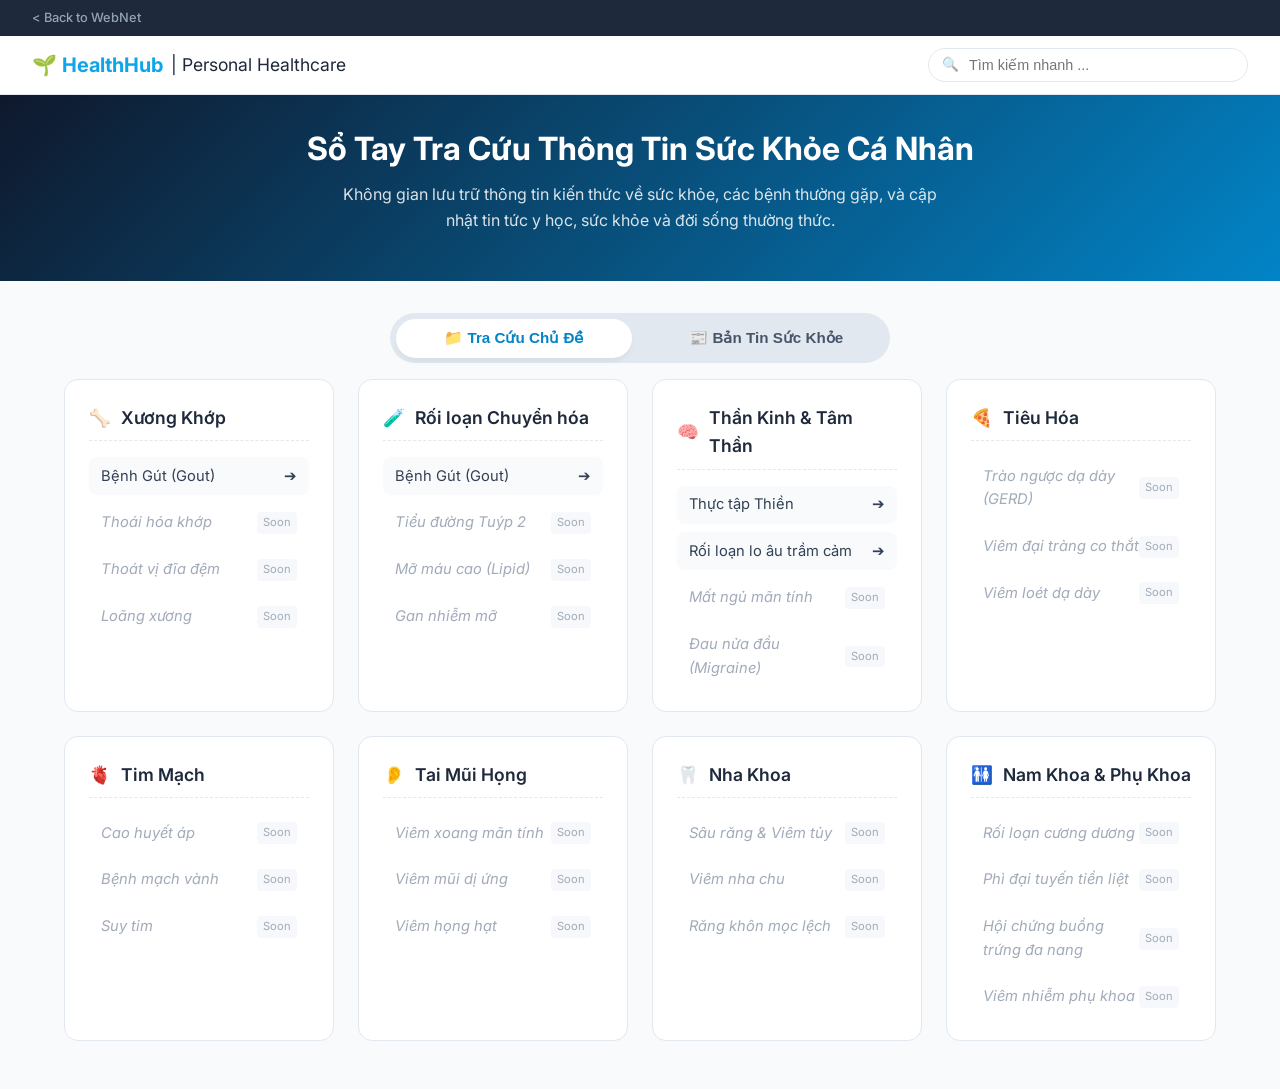
<file: index.html>
<!DOCTYPE html>
<html lang="vi">
<head>
    <meta charset="UTF-8">
    <meta name="viewport" content="width=device-width, initial-scale=1.0">
    <title>Personal Healthcare Hub - HealthHub</title>
    <link rel="preconnect" href="https://fonts.googleapis.com">
    <link rel="preconnect" href="https://fonts.gstatic.com" crossorigin>
    <link href="https://fonts.googleapis.com/css2?family=Inter:wght@300;400;500;600;700&display=swap" rel="stylesheet">
    <style>
        :root {
            --primary: #0ea5e9;
            --primary-hover: #0284c7;
            --primary-light: #f0f9ff;
            --text-main: #1e293b;
            --text-muted: #64748b;
            --bg-body: #f8fafc;
            --bg-card: #ffffff;
            --border: #e2e8f0;
            --radius: 14px;
            --transition: all 0.2s ease;
            --topbar-height: 36px;
        }

        * {
            box-sizing: border-box;
            margin: 0;
            padding: 0;
        }

        body {
            font-family: 'Inter', sans-serif;
            background-color: var(--bg-body);
            color: var(--text-main);
            line-height: 1.6;
        }

        a {
            text-decoration: none;
            color: inherit;
        }

        /* DÒNG TRÊN CÙNG (TOP BAR) CHỨA NÚT BACK BIỆT LẬP */
        .top-utility-bar {
            background-color: #1e293b; /* Màu nền tối tinh tế để phân biệt vùng điều hướng hệ thống */
            height: var(--topbar-height);
            display: flex;
            align-items: center;
            padding: 0 2rem;
            position: fixed;
            top: 0;
            left: 0;
            right: 0;
            z-index: 101;
        }

        .btn-back-webnet {
            font-size: 0.8rem;
            font-weight: 500;
            color: #94a3b8;
            transition: var(--transition);
            white-space: nowrap;
            display: inline-flex;
            align-items: center;
        }

        .btn-back-webnet:hover {
            color: #ffffff;
        }

        /* HEADER / NAVBAR CHÍNH */
        .navbar {
            background-color: var(--bg-card);
            border-bottom: 1px solid var(--border);
            position: sticky;
            top: var(--topbar-height); /* Đẩy xuống dưới Top Bar */
            z-index: 100;
            padding: 0.75rem 2rem;
            display: flex;
            justify-content: space-between;
            align-items: center;
            box-shadow: 0 1px 3px rgba(0,0,0,0.02);
        }

        .brand {
            display: flex;
            align-items: center;
            gap: 0.5rem;
            font-size: 1.25rem;
            font-weight: 700;
            color: var(--primary);
        }

        .brand span {
            color: var(--text-main);
            font-weight: 400;
            font-size: 1.1rem;
        }

        .search-container {
            position: relative;
            width: 320px;
        }

        .search-container input {
            width: 100%;
            padding: 0.5rem 1rem 0.5rem 2.5rem;
            border: 1px solid var(--border);
            border-radius: 30px;
            font-size: 0.9rem;
            outline: none;
            transition: var(--transition);
        }

        .search-container input:focus {
            border-color: var(--primary);
            box-shadow: 0 0 0 3px var(--primary-light);
        }

        .search-container::before {
            content: "🔍";
            position: absolute;
            left: 0.9rem;
            top: 50%;
            transform: translateY(-50%);
            font-size: 0.85rem;
            opacity: 0.6;
        }

        /* HERO SECTION */
        .hero {
            background: linear-gradient(135deg, #0f172a 0%, #0284c7 100%);
            color: white;
            padding: 3rem 2rem;
            text-align: center;
            margin-top: 1rem; /* Flow tự nhiên theo navbar */
        }

        .hero h1 {
            font-size: 2rem;
            margin-bottom: 0.5rem;
            font-weight: 700;
        }

        .hero p {
            font-size: 1rem;
            opacity: 0.85;
            max-width: 600px;
            margin: 0 auto;
        }

        /* MAIN NAVIGATION TABS */
        .hub-tabs-nav {
            display: flex;
            justify-content: center;
            gap: 1rem;
            margin: 2rem auto 0 auto;
            max-width: 500px;
            background: #e2e8f0;
            padding: 0.35rem;
            border-radius: 40px;
        }

        .tab-main-btn {
            flex: 1;
            border: none;
            background: none;
            padding: 0.65rem 1.5rem;
            font-size: 0.95rem;
            font-weight: 600;
            color: #475569;
            cursor: pointer;
            border-radius: 30px;
            transition: var(--transition);
            display: flex;
            align-items: center;
            justify-content: center;
            gap: 0.4rem;
        }

        .tab-main-btn.active {
            background-color: var(--bg-card);
            color: var(--primary-hover);
            box-shadow: 0 4px 6px -1px rgba(0,0,0,0.05);
        }

        /* CONTAINER LAYOUT */
        .container {
            max-width: 1200px;
            margin: 0 auto 3rem auto;
            padding: 0 1.5rem;
        }

        .tab-panel {
            display: none;
            animation: fadeIn 0.3s ease;
        }

        .tab-panel.active {
            display: block;
        }

        @keyframes fadeIn {
            from { opacity: 0; transform: translateY(4px); }
            to { opacity: 1; transform: translateY(0); }
        }

        /* TAB 1: CATEGORIES GRID */
        .categories-grid {
            display: grid;
            grid-template-columns: repeat(auto-fill, minmax(270px, 1fr));
            gap: 1.5rem;
            margin-top: 1rem;
        }

        .category-card {
            background-color: var(--bg-card);
            border: 1px solid var(--border);
            border-radius: var(--radius);
            padding: 1.5rem;
            transition: var(--transition);
        }

        .category-card:hover {
            transform: translateY(-2px);
            box-shadow: 0 12px 20px -5px rgba(0, 0, 0, 0.04);
            border-color: #bae6fd;
        }

        .category-header {
            display: flex;
            align-items: center;
            gap: 0.6rem;
            font-weight: 600;
            font-size: 1.1rem;
            margin-bottom: 1rem;
            padding-bottom: 0.5rem;
            border-bottom: 1px dashed var(--border);
        }

        .subpage-list {
            list-style: none;
            display: flex;
            flex-direction: column;
            gap: 0.55rem;
        }

        .subpage-item a {
            display: flex;
            align-items: center;
            justify-content: space-between;
            padding: 0.45rem 0.75rem;
            border-radius: 8px;
            font-size: 0.92rem;
            color: #334155;
            transition: var(--transition);
            background-color: #f8fafc;
        }

        .subpage-item a:hover {
            background-color: var(--primary-light);
            color: var(--primary-hover);
        }

        .subpage-item.coming-soon {
            display: flex;
            align-items: center;
            justify-content: space-between;
            padding: 0.45rem 0.75rem;
            font-size: 0.92rem;
            color: var(--text-muted);
            opacity: 0.6;
            font-style: italic;
        }

        .tag-soon {
            font-size: 0.7rem;
            background-color: #f1f5f9;
            padding: 2px 6px;
            border-radius: 4px;
            font-style: normal;
        }

        /* TAB 2: RSS FEED LAYOUT */
        .rss-wrapper {
            background-color: var(--bg-card);
            border: 1px solid var(--border);
            border-radius: var(--radius);
            padding: 2rem;
            margin-top: 1rem;
        }

        .rss-sources-bar {
            display: flex;
            gap: 0.5rem;
            margin-bottom: 1.5rem;
            border-bottom: 1px solid var(--border);
            padding-bottom: 0.75rem;
            overflow-x: auto;
            -webkit-overflow-scrolling: touch;
        }

        .rss-sources-bar::-webkit-scrollbar {
            display: none;
        }

        .rss-src-btn {
            background: #f1f5f9;
            border: none;
            padding: 0.5rem 1.2rem;
            font-size: 0.88rem;
            cursor: pointer;
            border-radius: 30px;
            white-space: nowrap;
            color: #475569;
            font-weight: 500;
            transition: var(--transition);
        }

        .rss-src-btn.active {
            background-color: var(--primary);
            color: white;
        }

        .rss-news-grid {
            display: grid;
            grid-template-columns: repeat(auto-fill, minmax(340px, 1fr));
            gap: 1.5rem;
        }

        .news-card {
            padding: 1.5rem; /* Tăng không gian đệm bên trong card */
            border: 1px solid #f1f5f9;
            border-radius: 12px;
            background-color: #f8fafc;
            display: flex;
            flex-direction: column;
            justify-content: space-between;
            transition: var(--transition);
        }

        .news-card:hover {
            background-color: #ffffff;
            border-color: var(--primary);
            box-shadow: 0 4px 12px rgba(0,0,0,0.02);
        }

        .news-title {
            font-size: 1.1rem; /* Tăng nhẹ font chữ tiêu đề */
            font-weight: 600;
            margin-bottom: 0.75rem;
            color: var(--text-main);
            line-height: 1.4;
            /* Giữ giới hạn 2-3 dòng cho tiêu đề để giữ form lưới cân đối */
            display: -webkit-box;
            -webkit-line-clamp: 3;
            -webkit-box-orient: vertical;
            overflow: hidden;
        }

        .news-footer {
            display: flex;
            justify-content: space-between;
            align-items: center;
            font-size: 0.78rem;
            color: var(--text-muted);
            border-top: 1px solid #e2e8f0;
            padding-top: 0.5rem;
        }

        .btn-read {
            color: var(--primary);
            font-weight: 600;
        }

        .loading, .error-msg {
            text-align: center;
            color: var(--text-muted);
            grid-column: 1 / -1;
            padding: 3rem 0;
        }

        /* ================= RESPONSIVE TRÊN MOBILE ================= */
        @media (max-width: 768px) {
            .top-utility-bar {
                padding: 0 1rem;
            }

            .navbar {
                padding: 0.75rem 1rem;
                flex-direction: column;
                gap: 0.75rem;
                align-items: flex-start;
                top: var(--topbar-height);
            }

            .search-container {
                width: 100%;
            }

            .hero {
                padding: 2rem 1rem;
            }

            .hero h1 {
                font-size: 1.5rem;
            }

            .hub-tabs-nav {
                margin: 1.5rem 1rem 0 1rem;
            }

            .container {
                padding: 0 1rem;
            }

            .categories-grid, .rss-news-grid {
                grid-template-columns: 1fr;
            }

            .rss-wrapper {
                padding: 1rem;
            }
        }
    </style>
</head>
<body>

    <div class="top-utility-bar">
        <a href="https://ntkientn.github.io/webnet/" class="btn-back-webnet">< Back to WebNet</a>
    </div>

    <nav class="navbar">
        <div class="brand">🌱 HealthHub <span>| Personal Healthcare</span></div>
        <div class="search-container">
            <input type="text" id="hubSearch" placeholder="Tìm kiếm nhanh ..." oninput="filterHub()">
        </div>
    </nav>

    <header class="hero">
        <h1>Sổ Tay Tra Cứu Thông Tin Sức Khỏe Cá Nhân</h1>
        <p>Không gian lưu trữ thông tin kiến thức về sức khỏe, các bệnh thường gặp, và cập nhật tin tức y học, sức khỏe và đời sống thường thức.</p>
    </header>

    <div class="hub-tabs-nav">
        <button class="tab-main-btn active" onclick="switchMainTab('categoriesTab')">📁 Tra Cứu Chủ Đề</button>
        <button class="tab-main-btn" onclick="switchMainTab('rssTab')">📰 Bản Tin Sức Khỏe</button>
    </div>

    <main class="container">
        
        <div id="categoriesTab" class="tab-panel active">
            <div class="categories-grid" id="categoriesGrid">
                </div>
        </div>

        <div id="rssTab" class="tab-panel">
            <div class="rss-wrapper">
                <div class="rss-sources-bar">
                    <button class="rss-src-btn active" onclick="switchRssSource(0)">Y học 360°</button>
                    <button class="rss-src-btn" onclick="switchRssSource(1)">Sức khỏe TV</button>
                    <button class="rss-src-btn" onclick="switchRssSource(2)">Phòng mạch Online</button>
                    <button class="rss-src-btn" onclick="switchRssSource(3)">VnExpress Sức khỏe</button>
                </div>
                <div class="rss-news-grid" id="rssNewsGrid">
                    <div class="loading">Đang tải bản tin y học thường thức...</div>
                </div>
            </div>
        </div>

    </main>

    <script>
        // ================= CẤU HÌNH API KEY & RSS DATA =================
        const RSS2JSON_API_KEY = "pxxnsqurnfhxbaqdyrzhsx0socsjhesnrccxieau"; // <-- BẠN DÁN API KEY CỦA BẠN VÀO ĐÂY

        const RSS_FEEDS = [
            "https://suckhoedoisong.vn/y-hoc-360.rss",
            "https://suckhoedoisong.vn/suc-khoe-tv.rss",
            "https://suckhoedoisong.vn/phong-mach-online.rss",
            "https://vnexpress.net/rss/suc-khoe.rss"
        ];

        const HEALTHCARE_DATA = [
            {
                category: "Xương Khớp",
                icon: "🦴",
                subpages: [
                    { name: "Bệnh Gút (Gout)", url: "https://ntkientn.github.io/health/gout/", status: "active" },
                    { name: "Thoái hóa khớp", url: "#", status: "soon" },
                    { name: "Thoát vị đĩa đệm", url: "#", status: "soon" },
                    { name: "Loãng xương", url: "#", status: "soon" }
                ]
            },
            {
                category: "Rối loạn Chuyển hóa",
                icon: "🧪",
                subpages: [
                    { name: "Bệnh Gút (Gout)", url: "https://ntkientn.github.io/health/gout/", status: "active" },
                    { name: "Tiểu đường Tuýp 2", url: "#", status: "soon" },
                    { name: "Mỡ máu cao (Lipid)", url: "#", status: "soon" },
                    { name: "Gan nhiễm mỡ", url: "#", status: "soon" }
                ]
            },
            {
                category: "Thần Kinh & Tâm Thần",
                icon: "🧠",
                subpages: [
                    { name: "Thực tập Thiền", url: "https://ntkientn.github.io/thien/", status: "active" },
                    { name: "Rối loạn lo âu trầm cảm", url: "https://ntkientn.github.io/health/loautramcam.html", status: "active" },
                    { name: "Mất ngủ mãn tính", url: "#", status: "soon" },
                    { name: "Đau nửa đầu (Migraine)", url: "#", status: "soon" }
                ]
            },
            {
                category: "Tiêu Hóa",
                icon: "🍕",
                subpages: [
                    { name: "Trào ngược dạ dày (GERD)", url: "#", status: "soon" },
                    { name: "Viêm đại tràng co thắt", url: "#", status: "soon" },
                    { name: "Viêm loét dạ dày", url: "#", status: "soon" }
                ]
            },
            {
                category: "Tim Mạch",
                icon: "🫀",
                subpages: [
                    { name: "Cao huyết áp", url: "#", status: "soon" },
                    { name: "Bệnh mạch vành", url: "#", status: "soon" },
                    { name: "Suy tim", url: "#", status: "soon" }
                ]
            },
            {
                category: "Tai Mũi Họng",
                icon: "👂",
                subpages: [
                    { name: "Viêm xoang mãn tính", url: "#", status: "soon" },
                    { name: "Viêm mũi dị ứng", url: "#", status: "soon" },
                    { name: "Viêm họng hạt", url: "#", status: "soon" }
                ]
            },
            {
                category: "Nha Khoa",
                icon: "🦷",
                subpages: [
                    { name: "Sâu răng & Viêm tủy", url: "#", status: "soon" },
                    { name: "Viêm nha chu", url: "#", status: "soon" },
                    { name: "Răng khôn mọc lệch", url: "#", status: "soon" }
                ]
            },
            {
                category: "Nam Khoa & Phụ Khoa",
                icon: "🚻",
                subpages: [
                    { name: "Rối loạn cương dương", url: "#", status: "soon" },
                    { name: "Phì đại tuyến tiền liệt", url: "#", status: "soon" },
                    { name: "Hội chứng buồng trứng đa nang", url: "#", status: "soon" },
                    { name: "Viêm nhiễm phụ khoa", url: "#", status: "soon" }
                ]
            }
        ];

        // ================= LOGIC CHUYỂN TAB CHÍNH =================
        function switchMainTab(tabId) {
            document.querySelectorAll(".tab-panel").forEach(panel => panel.classList.remove("active"));
            document.querySelectorAll(".tab-main-btn").forEach(btn => btn.classList.remove("active"));

            document.getElementById(tabId).classList.add("active");
            
            const activeBtn = Array.from(document.querySelectorAll(".tab-main-btn")).find(btn => btn.getAttribute("onclick").includes(tabId));
            if(activeBtn) activeBtn.classList.add("active");

            if (tabId === 'rssTab') {
                loadRssFeed(0);
            }
        }

        // ================= LOGIC RENDER DANH MỤC CHỦ ĐỀ =================
        function renderHealthcareHub(data) {
            const grid = document.getElementById("categoriesGrid");
            grid.innerHTML = "";

            data.forEach(item => {
                let card = document.createElement("div");
                card.className = "category-card";

                let subpagesHtml = "";
                item.subpages.forEach(sub => {
                    if (sub.status === "active") {
                        subpagesHtml += `<li class="subpage-item"><a href="${sub.url}" target="_blank">${sub.name} <span>➔</span></a></li>`;
                    } else {
                        subpagesHtml += `<li class="subpage-item coming-soon">${sub.name} <span class="tag-soon">Soon</span></li>`;
                    }
                });

                card.innerHTML = `
                    <div class="category-header">
                        <span>${item.icon}</span>
                        <span>${item.category}</span>
                    </div>
                    <ul class="subpage-list">
                        ${subpagesHtml}
                    </ul>
                `;
                grid.appendChild(card);
            });
        }

        // Tìm kiếm thời gian thực (Real-time Filter)
        function filterHub() {
            switchMainTab('categoriesTab');

            const keyword = document.getElementById("hubSearch").value.toLowerCase().trim();
            if (!keyword) {
                renderHealthcareHub(HEALTHCARE_DATA);
                return;
            }

            const filtered = HEALTHCARE_DATA.map(cat => {
                const matchedSubpages = cat.subpages.filter(sub => sub.name.toLowerCase().includes(keyword));
                if (matchedSubpages.length > 0) {
                    return { ...cat, subpages: matchedSubpages };
                }
                return null;
            }).filter(cat => cat !== null);

            renderHealthcareHub(filtered);
        }

        // ================= LOGIC FETCH & RENDER RSS =================
        // ================= JAVASCRIPT CẬP NHẬT: XỬ LÝ NỘI DUNG RSS ĐẦY ĐỦ =================
        async function loadRssFeed(srcIdx) {
            const grid = document.getElementById("rssNewsGrid");
            grid.innerHTML = '<div class="loading">Đang kết nối luồng dữ liệu tin tức...</div>';
            
            const targetRss = RSS_FEEDS[srcIdx];
            const apiUrl = `https://api.rss2json.com/v1/api.json?rss_url=${encodeURIComponent(targetRss)}&api_key=${RSS2JSON_API_KEY}`;

            try {
                const response = await fetch(apiUrl);
                if (!response.ok) throw new Error("CORS proxy hoặc mạng gặp lỗi.");
                const data = await response.json();

                if (data.status === "ok" && data.items.length > 0) {
                    grid.innerHTML = "";
                    data.items.forEach(item => {
                        // 1. Loại bỏ toàn bộ các thẻ HTML thừa (như hình ảnh nhỏ lỗi, tag <div>, <br> từ RSS)
                        let cleanDesc = (item.description || "").replace(/<[^>]+>/g, '').trim();
                        
                        // 2. Fix lỗi nếu RSS chứa phần text lặp lại hoặc bị dính chữ
                        if(!cleanDesc) {
                            cleanDesc = "Nhấn nút 'Đọc bài gốc' bên dưới để xem toàn bộ nội dung chi tiết và các hướng dẫn chăm sóc sức khỏe liên quan trực tiếp tại nguồn trang.";
                        }

                        let pubDate = item.pubDate ? item.pubDate.split(' ')[0] : "Cập nhật mới";

                        let card = document.createElement("div");
                        card.className = "news-card";
                        card.innerHTML = `
                            <div>
                                <h3 class="news-title">${item.title}</h3>
                                <p class="news-desc">${cleanDesc}</p> 
                            </div>
                            <div class="news-footer">
                                <span>📅 Cập nhật: ${pubDate}</span>
                                <a href="${item.link}" target="_blank" class="btn-read">Đọc bài gốc →</a>
                            </div>
                        `;
                        grid.appendChild(card);
                    });
                } else {
                    grid.innerHTML = '<div class="error-msg">Không lấy được dữ liệu tin tức hoặc API key của bạn đã hết hạn mức.</div>';
                }
            } catch (err) {
                console.error(err);
                grid.innerHTML = '<div class="error-msg">Lỗi tải dòng tin. Bạn hãy kiểm tra lại kết nối hoặc API Key trong mã nguồn.</div>';
            }
        }

        function switchRssSource(idx) {
            const buttons = document.querySelectorAll(".rss-src-btn");
            buttons.forEach((btn, index) => {
                if (index === idx) btn.classList.add("active");
                else btn.classList.remove("active");
            });
            loadRssFeed(idx);
        }

        window.addEventListener("DOMContentLoaded", () => {
            renderHealthcareHub(HEALTHCARE_DATA);
        });
    </script>
    
    <script>
    // Tự động ép tất cả liên kết mở trên tab hiện tại
    document.addEventListener('click', function(e) {
        const targetLink = e.target.closest('a');
        if (targetLink) {
            targetLink.removeAttribute('target'); // Xóa bỏ lệnh mở tab mới
        }
    });
</script>
</body>
</html>
</file>
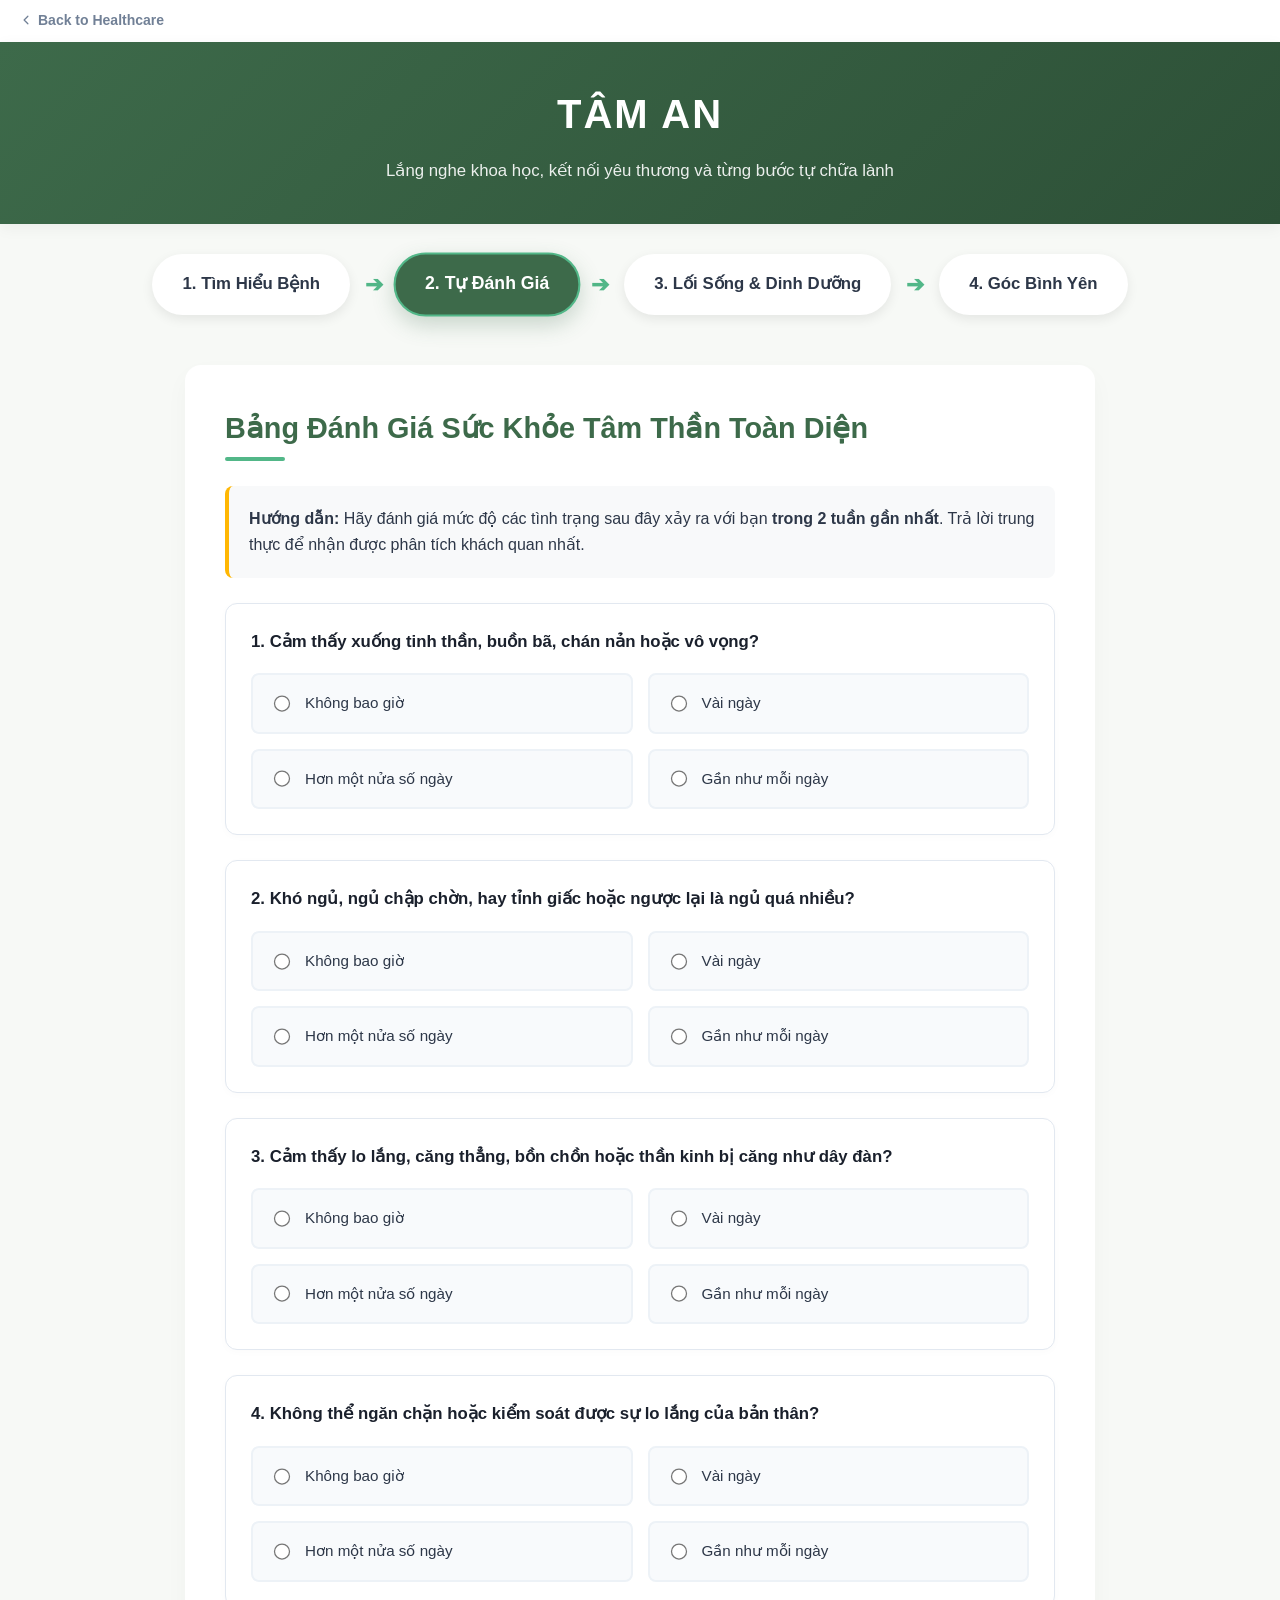
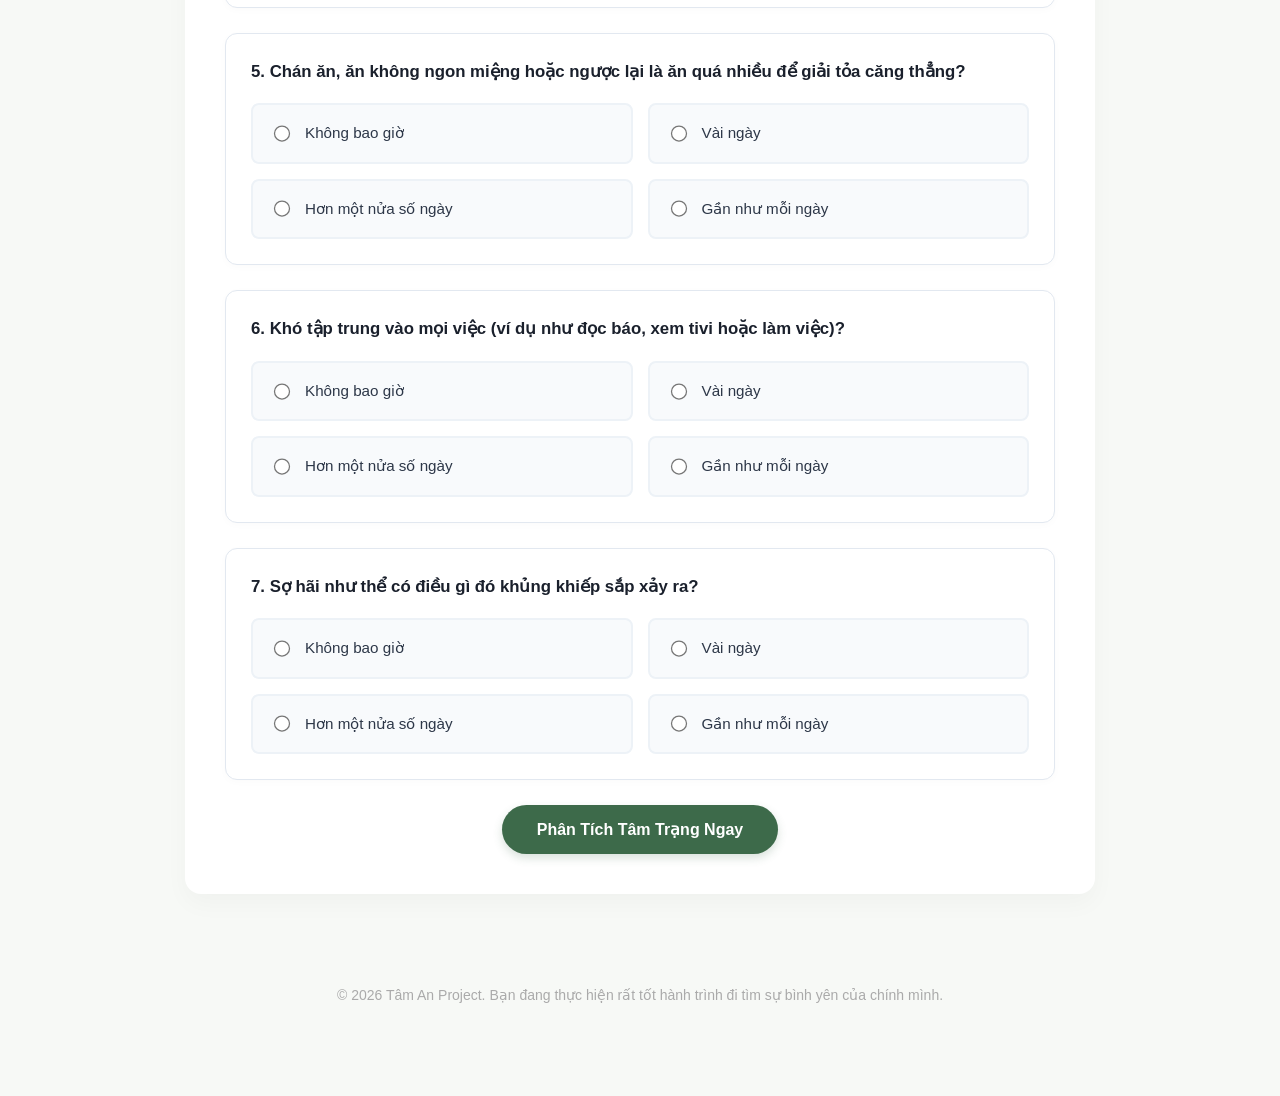
<file: loautramcam.html>
<!DOCTYPE html>
<html lang="vi">
<head>
    <meta charset="UTF-8">
    <meta name="viewport" content="width=device-width, initial-scale=1.0">
    <title>Tâm An - Hành Trình Vượt Qua Lo Âu & Trầm Cảm</title>
    <style>
        :root {
            --primary: #3d6a4a;
            --primary-light: #eef5f0;
            --secondary: #52b788;
            --background: #f7f9f6;
            --text: #2d3748;
            --card-bg: #ffffff;
            --accent: #d8f3dc;
            --warning: #ffb703;
            --danger: #e63946;
        }

        * {
            box-sizing: border-box;
            margin: 0;
            padding: 0;
            font-family: 'Segoe UI', Tahoma, Geneva, Verdana, sans-serif;
        }

        body {
            background-color: var(--background);
            color: var(--text);
            line-height: 1.6;
            padding-bottom: 60px;
        }

        /* --- SỬA LỖI 1: Thiết kế Header gọn gàng, không dùng margin âm để tránh đè chữ --- */
        header {
            background: linear-gradient(135deg, var(--primary), #2d5037);
            color: white;
            padding: 40px 20px;
            text-align: center;
            box-shadow: 0 4px 15px rgba(0,0,0,0.05);
        }

        header h1 {
            font-size: 2.5rem;
            letter-spacing: 2px;
            margin-bottom: 12px;
        }

        header p {
            font-size: 1.05rem;
            opacity: 0.9;
        }

        /* --- SỬA LỖI 1: Đặt thanh điều hướng nằm hẳn bên dưới Header, có khoảng cách an toàn --- */
        .nav-journey {
            display: flex;
            justify-content: center;
            align-items: center;
            max-width: 1100px;
            margin: 30px auto; /* Thay vì dùng số âm, dùng margin dương để đẩy xa Header ra */
            padding: 0 20px;
            gap: 15px;
            flex-wrap: wrap;
        }

        .nav-item {
            background: var(--card-bg);
            color: var(--text);
            padding: 15px 28px;
            border-radius: 50px;
            text-decoration: none;
            font-weight: 600;
            font-size: 1.05rem;
            box-shadow: 0 4px 12px rgba(0,0,0,0.08);
            transition: all 0.3s ease;
            display: flex;
            align-items: center;
            cursor: pointer;
            border: 2px solid transparent;
        }

        .nav-item:hover {
            transform: translateY(-3px);
            box-shadow: 0 6px 15px rgba(0,0,0,0.12);
            color: var(--primary);
        }

        .nav-item.active {
            background-color: var(--primary);
            color: white !important;
            border-color: var(--secondary);
            transform: scale(1.05);
            box-shadow: 0 8px 20px rgba(61, 106, 74, 0.25);
        }

        .nav-arrow {
            color: var(--secondary);
            font-size: 1.4rem;
            font-weight: bold;
        }

        @media (max-width: 768px) {
            .nav-journey { display: flex; flex-direction: column; margin-top: 20px; gap: 5px; }
            .nav-arrow { transform: rotate(90deg); margin: 2px 0; }
            .nav-item { width: 100%; text-align: center; justify-content: center; }
            .nav-item.active { transform: scale(1.02); }
        }

        /* Container & Sections */
        .container {
            max-width: 950px;
            margin: 0 auto;
            padding: 20px;
        }

        section {
            background: var(--card-bg);
            padding: 40px;
            border-radius: 16px;
            margin-bottom: 40px;
            box-shadow: 0 10px 25px rgba(0,0,0,0.03);
            display: none;
        }

        section.active-section {
            display: block;
            animation: slideUp 0.4s ease-out;
        }

        h2 {
            color: var(--primary);
            font-size: 1.8rem;
            margin-bottom: 25px;
            position: relative;
            padding-bottom: 10px;
        }

        h2::after {
            content: '';
            position: absolute;
            left: 0;
            bottom: 0;
            width: 60px;
            height: 4px;
            background-color: var(--secondary);
            border-radius: 2px;
        }

        .grid-info {
            display: grid;
            grid-template-columns: repeat(auto-fit, minmax(280px, 1fr));
            gap: 25px;
            margin-top: 20px;
        }

        .card {
            background: var(--primary-light);
            padding: 25px;
            border-radius: 12px;
            border-top: 4px solid var(--primary);
        }

        .card h3 { color: var(--primary); margin-bottom: 12px; }
        .card ul { list-style-position: inside; margin-top: 10px; }
        .card li { margin-bottom: 8px; }

        /* Giao diện câu hỏi trắc nghiệm */
        .quiz-intro {
            background: #f8f9fa;
            padding: 20px;
            border-radius: 8px;
            border-left: 4px solid var(--warning);
            margin-bottom: 25px;
        }

        .quiz-question {
            margin-bottom: 25px;
            padding: 25px;
            background: #fff;
            border: 1px solid #e2e8f0;
            border-radius: 12px;
            box-shadow: 0 2px 8px rgba(0,0,0,0.02);
        }

        .quiz-question p { font-weight: 600; margin-bottom: 18px; font-size: 1.05rem; color: #1a202c; }

        /* --- SỬA LỖI 2: Đảm bảo Grid 2x2 hoạt động mượt mà và thoáng đãng hơn --- */
        .options-group {
            display: grid;
            grid-template-columns: repeat(2, 1fr);
            gap: 15px;
        }

        .option-label {
            display: flex;
            align-items: center;
            background: #f8fafc;
            padding: 16px 20px; /* Tăng nhẹ padding để chữ dài không chạm sát viền */
            border: 2px solid #edf2f7;
            border-radius: 8px;
            cursor: pointer;
            transition: all 0.2s ease;
            font-size: 0.95rem;
            width: 100%;
        }

        @media (max-width: 600px) {
            .options-group {
                grid-template-columns: 1fr; /* Tự động xuống 1 hàng trên thiết bị di động nhỏ */
            }
        }

        .option-label:hover {
            background: var(--primary-light);
            border-color: var(--secondary);
        }

        .option-label input { margin-right: 14px; transform: scale(1.25); min-width: 18px; }
        .option-label input:checked + span { font-weight: bold; color: var(--primary); }

        .btn {
            background-color: var(--primary);
            color: white;
            padding: 15px 35px;
            border: none;
            border-radius: 30px;
            cursor: pointer;
            font-size: 16px;
            font-weight: bold;
            box-shadow: 0 4px 10px rgba(61, 106, 74, 0.2);
            transition: all 0.3s;
        }

        .btn:hover { background-color: var(--secondary); transform: translateY(-2px); }

        /* Kết quả */
        #quiz-result-container {
            margin-top: 30px;
            padding: 30px;
            border-radius: 12px;
            background: #fff;
            border: 1px solid #e2e8f0;
            box-shadow: 0 10px 20px rgba(0,0,0,0.05);
            display: none;
        }

        .progress-bar-bg {
            background: #edf2f7;
            border-radius: 20px;
            height: 20px;
            width: 100%;
            margin: 20px 0;
            overflow: hidden;
        }

        .progress-bar-fill {
            height: 100%;
            width: 0%;
            background-color: var(--secondary);
            transition: width 1s ease-out;
        }

        .advice-box {
            margin-top: 20px;
            padding: 15px;
            border-radius: 8px;
            background: var(--primary-light);
            font-size: 1rem;
        }

        /* Góc bình yên */
        .therapy-grid {
            display: grid;
            grid-template-columns: repeat(auto-fit, minmax(300px, 1fr));
            gap: 25px;
            margin-top: 25px;
        }

        .therapy-card {
            border: 1px solid #e2e8f0;
            border-radius: 12px;
            padding: 25px;
            background: #fff;
            box-shadow: 0 4px 6px rgba(0,0,0,0.02);
        }

        .breath-container {
            display: flex;
            flex-direction: column;
            align-items: center;
            margin: 20px 0;
        }

        .breath-circle {
            width: 140px;
            height: 140px;
            border-radius: 50%;
            background-color: var(--secondary);
            display: flex;
            align-items: center;
            justify-content: center;
            color: white;
            font-weight: bold;
            font-size: 1.1rem;
            transition: all 4s linear;
            box-shadow: 0 0 20px rgba(82, 183, 136, 0.4);
        }

        .breath-circle.inhale { transform: scale(1.3); background-color: var(--primary); }
        .breath-circle.exhale { transform: scale(1); background-color: var(--secondary); }

        .sound-control {
            display: flex;
            align-items: center;
            justify-content: space-between;
            background: #f8fafc;
            padding: 12px 18px;
            border-radius: 8px;
            margin-bottom: 12px;
        }
        
        .sound-btn {
            background: var(--primary);
            color: white;
            border: none;
            padding: 6px 15px;
            border-radius: 20px;
            cursor: pointer;
        }

        .sound-btn.playing { background: var(--danger); }

        .resource-list { list-style: none; margin-top: 15px; }
        .resource-list li { margin-bottom: 12px; padding-bottom: 12px; border-bottom: 1px dashed #e2e8f0; }
        .resource-list a { color: var(--primary); text-decoration: none; font-weight: 600; }
        .resource-list a:hover { color: var(--secondary); text-decoration: underline; }

        blockquote {
            border-left: 4px solid var(--primary);
            padding-left: 15px;
            font-style: italic;
            color: #555;
            margin: 15px 0;
        }

        @keyframes slideUp {
            from { opacity: 0; transform: translateY(20px); }
            to { opacity: 1; transform: translateY(0); }
        }

        footer { text-align: center; padding: 30px; color: #aaa; font-size: 14px; }

        /* --- CODE CSS CHO BUTTON BACK TO HEALTHCARE --- */
        .top-navigation-bar {
            background-color: #ffffff; /* Nền trắng mịn màng */
            border-b: 1px solid #e2e8f0; /* Đường viền mảnh bên dưới */
            padding: 8px 20px;
            width: 100%;
        }

        .btn-back-healthcare {
            display: inline-flex;
            align-items: center;
            gap: 6px;
            font-size: 14px; /* Kích thước nhỏ gọn */
            font-weight: 600;
            color: #718096; /* Màu xám nhạt không nổi bật quá */
            text-decoration: none;
            transition: all 0.2s ease;
        }

        /* Hiệu ứng hover đổi màu chữ sang màu xanh chủ đạo của trang */
        .btn-back-healthcare:hover {
            color: var(--primary); 
        }

        /* Hiệu ứng mũi tên dịch chuyển nhẹ sang trái khi rê chuột vào */
        .btn-back-healthcare svg {
            transition: transform 0.2s ease;
        }
        .btn-back-healthcare:hover :first-child {
            transform: translateX(-2px);
        }
    </style>
</head>
<body>
    <div class="top-navigation-bar">
        <a href="https://ntkientn.github.io/health/" class="btn-back-healthcare">
            <svg xmlns="http://www.w3.org/2000/svg" fill="none" viewBox="0 0 24 24" stroke-width="2.5" stroke="currentColor" style="width: 12px; height: 12px;">
                <path stroke-linecap="round" stroke-linejoin="round" d="M15.75 19.5L8.25 12l7.5-7.5" />
            </svg>
            <span>Back to Healthcare</span>
        </a>
    </div>
    <header>
        <h1>TÂM AN</h1>
        <p>Lắng nghe khoa học, kết nối yêu thương và từng bước tự chữa lành</p>
    </header>

    <div class="nav-journey">
        <a class="nav-item" id="btn-knowledge" onclick="navigateTo('knowledge')">1. Tìm Hiểu Bệnh</a>
        <div class="nav-arrow">➔</div>
        <a class="nav-item active" id="btn-quiz" onclick="navigateTo('quiz')">2. Tự Đánh Giá</a>
        <div class="nav-arrow">➔</div>
        <a class="nav-item" id="btn-lifestyle" onclick="navigateTo('lifestyle')">3. Lối Sống & Dinh Dưỡng</a>
        <div class="nav-arrow">➔</div>
        <a class="nav-item" id="btn-relax" onclick="navigateTo('relax')">4. Góc Bình Yên</a>
    </div>

    <div class="container">

        <section id="sec-knowledge">
            <h2>Hiểu Đúng Về Lo Âu & Trầm Cảm</h2>
            <p>Rối loạn lo âu và trầm cảm thường đi đôi với nhau như hai mặt của một đồng xu. Việc nhận diện chính xác cơ chế sinh học và biểu hiện của bệnh là bước đầu tiên để giải thoát bản thân khỏi cảm giác tự trách vô cớ.</p>
            
            <div class="grid-info">
                <div class="card">
                    <h3>Cơn Lo Âu Chực Chờ</h3>
                    <p>Hệ thần kinh giao cảm luôn trong trạng thái báo động "Chiến đấu hay bỏ chạy". Cơ thể liên tục tiết ra Cortisol và Adrenaline khiến bạn bồn chồn vô cớ, tim đập nhanh, ngực thắt nghẹn.</p>
                </div>
                <div class="card">
                    <h3>Đám Mây Trầm Cảm</h3>
                    <p>Sự sụt giảm nghiêm trọng của các chất dẫn truyền thần kinh (Serotonin, Dopamine). Nó hút cạn động lực, biến những việc nhỏ nhặt như đánh răng, dọn dẹp trở nên nặng nề như leo núi.</p>
                </div>
                <div class="card">
                    <h3>Vòng Lặp Nguy Hiểm</h3>
                    <p>Mất ngủ kéo dài $\rightarrow$ Suy nhược thần kinh $\rightarrow$ Lo lắng bế tắc $\rightarrow$ Trầm cảm sâu hơn. Nhận biết các biểu hiện sớm giúp chúng ta chủ động bẻ gãy vòng lặp tiêu cực này.</p>
                </div>
            </div>
        </section>


        <section id="sec-quiz" class="active-section">
            <h2>Bảng Đánh Giá Sức Khỏe Tâm Thần Toàn Diện</h2>
            <div class="quiz-intro">
                <strong>Hướng dẫn:</strong> Hãy đánh giá mức độ các tình trạng sau đây xảy ra với bạn <strong>trong 2 tuần gần nhất</strong>. Trả lời trung thực để nhận được phân tích khách quan nhất.
            </div>
            
            <form id="expanded-quiz-form">
                <div class="quiz-question">
                    <p>1. Cảm thấy xuống tinh thần, buồn bã, chán nản hoặc vô vọng?</p>
                    <div class="options-group">
                        <label class="option-label"><input type="radio" name="g1" value="0" required><span>Không bao giờ</span></label>
                        <label class="option-label"><input type="radio" name="g1" value="1"><span>Vài ngày</span></label>
                        <label class="option-label"><input type="radio" name="g1" value="2"><span>Hơn một nửa số ngày</span></label>
                        <label class="option-label"><input type="radio" name="g1" value="3"><span>Gần như mỗi ngày</span></label>
                    </div>
                </div>
                <div class="quiz-question">
                    <p>2. Khó ngủ, ngủ chập chờn, hay tỉnh giấc hoặc ngược lại là ngủ quá nhiều?</p>
                    <div class="options-group">
                        <label class="option-label"><input type="radio" name="g2" value="0" required><span>Không bao giờ</span></label>
                        <label class="option-label"><input type="radio" name="g2" value="1"><span>Vài ngày</span></label>
                        <label class="option-label"><input type="radio" name="g2" value="2"><span>Hơn một nửa số ngày</span></label>
                        <label class="option-label"><input type="radio" name="g2" value="3"><span>Gần như mỗi ngày</span></label>
                    </div>
                </div>
                <div class="quiz-question">
                    <p>3. Cảm thấy lo lắng, căng thẳng, bồn chồn hoặc thần kinh bị căng như dây đàn?</p>
                    <div class="options-group">
                        <label class="option-label"><input type="radio" name="g3" value="0" required><span>Không bao giờ</span></label>
                        <label class="option-label"><input type="radio" name="g3" value="1"><span>Vài ngày</span></label>
                        <label class="option-label"><input type="radio" name="g3" value="2"><span>Hơn một nửa số ngày</span></label>
                        <label class="option-label"><input type="radio" name="g3" value="3"><span>Gần như mỗi ngày</span></label>
                    </div>
                </div>
                <div class="quiz-question">
                    <p>4. Không thể ngăn chặn hoặc kiểm soát được sự lo lắng của bản thân?</p>
                    <div class="options-group">
                        <label class="option-label"><input type="radio" name="g4" value="0" required><span>Không bao giờ</span></label>
                        <label class="option-label"><input type="radio" name="g4" value="1"><span>Vài ngày</span></label>
                        <label class="option-label"><input type="radio" name="g4" value="2"><span>Hơn một nửa số ngày</span></label>
                        <label class="option-label"><input type="radio" name="g4" value="3"><span>Gần như mỗi ngày</span></label>
                    </div>
                </div>
                <div class="quiz-question">
                    <p>5. Chán ăn, ăn không ngon miệng hoặc ngược lại là ăn quá nhiều để giải tỏa căng thẳng?</p>
                    <div class="options-group">
                        <label class="option-label"><input type="radio" name="g5" value="0" required><span>Không bao giờ</span></label>
                        <label class="option-label"><input type="radio" name="g5" value="1"><span>Vài ngày</span></label>
                        <label class="option-label"><input type="radio" name="g5" value="2"><span>Hơn một nửa số ngày</span></label>
                        <label class="option-label"><input type="radio" name="g5" value="3"><span>Gần như mỗi ngày</span></label>
                    </div>
                </div>
                <div class="quiz-question">
                    <p>6. Khó tập trung vào mọi việc (ví dụ như đọc báo, xem tivi hoặc làm việc)?</p>
                    <div class="options-group">
                        <label class="option-label"><input type="radio" name="g6" value="0" required><span>Không bao giờ</span></label>
                        <label class="option-label"><input type="radio" name="g6" value="1"><span>Vài ngày</span></label>
                        <label class="option-label"><input type="radio" name="g6" value="2"><span>Hơn một nửa số ngày</span></label>
                        <label class="option-label"><input type="radio" name="g6" value="3"><span>Gần như mỗi ngày</span></label>
                    </div>
                </div>
                <div class="quiz-question">
                    <p>7. Sợ hãi như thể có điều gì đó khủng khiếp sắp xảy ra?</p>
                    <div class="options-group">
                        <label class="option-label"><input type="radio" name="g7" value="0" required><span>Không bao giờ</span></label>
                        <label class="option-label"><input type="radio" name="g7" value="1"><span>Vài ngày</span></label>
                        <label class="option-label"><input type="radio" name="g7" value="2"><span>Hơn một nửa số ngày</span></label>
                        <label class="option-label"><input type="radio" name="g7" value="3"><span>Gần như mỗi ngày</span></label>
                    </div>
                </div>

                <div style="text-align: center;">
                    <button type="button" class="btn" onclick="processQuiz()">Phân Tích Tâm Trạng Ngay</button>
                </div>
            </form>

            <div id="quiz-result-container">
                <h3 id="result-title" style="color: var(--primary);">Kết quả phân tích của bạn:</h3>
                <div class="progress-bar-bg">
                    <div id="result-progress" class="progress-bar-fill"></div>
                </div>
                <p id="result-score-text" style="font-weight: bold; font-size: 1.1rem; margin-bottom: 10px;"></p>
                <div id="result-advice" class="advice-box"></div>
            </div>
        </section>


        <section id="sec-lifestyle">
            <h2>Giải Pháp Điều Hòa Từ Bên Trong</h2>
            <p style="margin-bottom: 25px;">Thân cường thì tâm an. Khoa học chứng minh hệ tiêu hóa là "bộ não thứ hai" của cơ thể, nơi sản xuất phần lớn lượng Serotonin quyết định tâm trạng.</p>
            
            <div class="grid-info">
                <div class="card" style="border-top-color: #2a9d8f;">
                    <h3>🥦 Dinh dưỡng phục hồi</h3>
                    <ul>
                        <li><strong>Thực phẩm lên men:</strong> Sữa chua, kim chi giúp cải thiện hệ vi sinh đường ruột, hỗ trợ trục Não - Ruột.</li>
                        <li><strong>Các loại hạt:</strong> Hạt điều, hạnh nhân giàu chất béo tốt và Magie chống co thắt cơ do lo âu.</li>
                        <li><strong>Trà thảo mộc:</strong> Trà hoa cúc, trà tim sen giúp hạ nhẹ huyết áp, làm dịu tâm trí trước khi ngủ.</li>
                    </ul>
                </div>
                <div class="card" style="border-top-color: #e9c46a;">
                    <h3>⏰ Vệ sinh giấc ngủ</h3>
                    <ul>
                        <li><strong>Quy tắc tắt đèn:</strong> Rời xa màn hình điện thoại ít nhất 45 phút trước khi ngủ (ánh sáng xanh ức chế Melatonin).</li>
                        <li><strong>Nhiệt độ phòng mát mẻ:</strong> Giúp cơ thể dễ dàng rơi vào trạng thái ngủ sâu (Deep sleep).</li>
                        <li><strong>Cố định giờ thức dậy:</strong> Kể cả cuối tuần, giúp giữ vững nhịp sinh học.</li>
                    </ul>
                </div>
            </div>
        </section>


        <section id="sec-relax">
            <h2>Góc Bình Yên: Không Gian Xoa Dịu Tâm Trí</h2>
            <p>Khi bạn cảm thấy quá tải hoặc bắt đầu rơi vào cơn hoảng loạn, hãy chọn một trong ba liệu pháp dưới đây để neo giữ lại tâm trí.</p>

            <div class="therapy-grid">
                <div class="therapy-card">
                    <h3 style="color: var(--primary); margin-bottom: 15px;">🧘‍♂️ Liệu Pháp 1: Thở Hộp</h3>
                    <div class="breath-container">
                        <div class="breath-circle" id="box-breathing-circle">Bắt đầu</div>
                        <p id="box-breathing-guide" style="margin-top: 15px; text-align:center; font-size: 0.95rem; height: 40px; font-weight: bold; color: var(--primary);"></p>
                        <button class="btn" id="btn-breath-action" onclick="toggleBoxBreathing()" style="padding: 10px 20px; font-size: 14px; margin-top: 10px;">Khởi Động</button>
                    </div>
                </div>

                <div class="therapy-card">
                    <h3 style="color: var(--primary); margin-bottom: 15px;">🎧 Liệu Pháp 2: Tiếng Ồn Trắng</h3>
                    <p style="font-size: 0.9rem; color: #666; margin-bottom: 15px;">Âm thanh tần số thấp giúp làm dịu vùng vỏ não đang hưng phấn quá mức.</p>
                    
                    <div class="sound-control">
                        <span>🌧️ Tiếng mưa rơi rào rạt</span>
                        <button class="sound-btn" id="btn-rain" onclick="toggleSound('rain')">Phát</button>
                    </div>
                    <div class="sound-control">
                        <span>🌊 Tiếng sóng biển rì rào</span>
                        <button class="sound-btn" id="btn-ocean" onclick="toggleSound('ocean')">Phát</button>
                    </div>
                    <p style="font-size: 0.8rem; font-style: italic; color:#888; margin-top: 10px;">* Hệ thống tự động giả lập sóng âm thiên nhiên trực tiếp từ trình duyệt của bạn.</p>
                </div>

                <div class="therapy-card">
                    <h3 style="color: var(--primary); margin-bottom: 15px;">📚 Liệu Pháp 3: Nguồn Tài Nguyên</h3>
                    <p style="font-size: 0.9rem; color: #666;">Các góc nhìn từ chuyên gia tâm lý giúp bạn định hình lại suy nghĩ:</p>
                    <ul class="resource-list">
                        <li>
                            <a href="https://www.youtube.com/results?search_query=thien+hieu+ve+con+gian+lo+au" target="_blank">📺 Video: Thiền Thấu Hiểu Cơn Lo Âu</a>
                            <p style="font-size: 0.8rem; color: #888;">Bài dẫn thiền giúp bạn chấp nhận và làm bạn với cảm xúc khó khăn.</p>
                        </li>
                        <li>
                            <a href="https://bvnguyentriphuong.com.vn/tam-than-kinh/roi-loan-lo-au-va-nhung-dieu-can-biet" target="_blank">📖 Bài đọc: Hiểu Đúng Về Cơ Chế Thần Kinh</a>
                            <p style="font-size: 0.8rem; color: #888;">Góc nhìn y khoa chính thống từ các bác sĩ chuyên khoa thần kinh.</p>
                        </li>
                    </ul>
                </div>
            </div>
        </section>

    </div>

    <footer>
        <p>© 2026 Tâm An Project. Bạn đang thực hiện rất tốt hành trình đi tìm sự bình yên của chính mình.</p>
    </footer>

    <script>
        // --- CHUYỂN ĐỔI TAB & HIGHLIGHT ĐƯỜNG ĐI ---
        function navigateTo(sectionId) {
            const sections = document.querySelectorAll('section');
            sections.forEach(sec => sec.classList.remove('active-section'));

            const targetSection = document.getElementById('sec-' + sectionId);
            if(targetSection) {
                targetSection.classList.add('active-section');
            }

            const navItems = document.querySelectorAll('.nav-item');
            navItems.forEach(item => item.classList.remove('active'));

            const activeNavItem = document.getElementById('btn-' + sectionId);
            if(activeNavItem) {
                activeNavItem.classList.add('active');
            }

            window.scrollTo({ top: 120, behavior: 'smooth' });
        }


        // --- XỬ LÝ TRẮC NGHIỆM ---
        function processQuiz() {
            const form = document.getElementById('expanded-quiz-form');
            
            if(!form.checkValidity()) {
                alert("Bạn ơi, hãy chọn đầy đủ câu trả lời cho cả 7 câu hỏi nhé!");
                return;
            }

            let totalScore = 0;
            for(let i = 1; i <= 7; i++) {
                const checkedOption = document.querySelector(`input[name="g${i}"]:checked`);
                if(checkedOption) {
                    totalScore += parseInt(checkedOption.value);
                }
            }

            const container = document.getElementById('quiz-result-container');
            container.style.display = "block";

            const percent = Math.min((totalScore / 21) * 100, 100);
            const fillBar = document.getElementById('result-progress');
            fillBar.style.width = percent + "%";

            const scoreText = document.getElementById('result-score-text');
            const adviceBox = document.getElementById('result-advice');
            scoreText.innerText = `Chỉ số áp lực hiện tại: ${totalScore}/21 điểm`;

            if(totalScore <= 5) {
                fillBar.style.backgroundColor = "var(--secondary)";
                adviceBox.innerHTML = `<strong>Tâm trạng ở mức An Toàn:</strong> Bạn đang kiểm soát áp lực cuộc sống rất tốt. Các triệu chứng lo âu, mệt mỏi ở mức bình thường, mang tính nhất thời. Hãy tiếp tục duy trì lối sống lành mạnh này nhé!`;
            } else if(totalScore <= 12) {
                fillBar.style.backgroundColor = "var(--warning)";
                adviceBox.innerHTML = `<strong>Có dấu hiệu Lo âu / Trầm cảm nhẹ:</strong> Hệ thần kinh của bạn đang gửi tín hiệu quá tải. Bạn nên chủ động áp dụng các bài tập thở ở mục số 4, điều tiết lại khối lượng công việc, ngủ đủ giấc và chia sẻ tâm sự với người thân yêu của mình nhiều hơn.`;
            } else {
                fillBar.style.backgroundColor = "var(--danger)";
                adviceBox.innerHTML = `<strong>Mức độ Lo âu / Trầm cảm cần lưu ý:</strong> Điểm số cho thấy bạn đang phải chịu đựng áp lực tinh thần rất lớn và kéo dài. Đừng cố gắng chịu đựng một mình. Điểm số này là lời nhắc nhở bạn nên tìm kiếm sự hỗ trợ hoặc tư vấn từ các chuyên gia tâm lý, bác sĩ chuyên khoa để có giải pháp bảo vệ sức khỏe tốt nhất.`;
            }

            container.scrollIntoView({ behavior: 'smooth', block: 'nearest' });
        }


        // --- LOGIC BÀI TẬP THỞ HỘP ---
        let boxBreathInterval;
        let isBoxBreathing = false;

        function toggleBoxBreathing() {
            const circle = document.getElementById('box-breathing-circle');
            const guide = document.getElementById('box-breathing-guide');
            const btn = document.getElementById('btn-breath-action');

            if(isBoxBreathing) {
                clearInterval(boxBreathInterval);
                circle.className = "breath-circle";
                circle.innerText = "Bắt đầu";
                guide.innerText = "Bài tập đã dừng.";
                btn.innerText = "Khởi Động";
                isBoxBreathing = false;
            } else {
                isBoxBreathing = true;
                btn.innerText = "Dừng Lại";
                let stage = 0;

                const runCycle = () => {
                    if (stage === 0) {
                        circle.className = "breath-circle inhale";
                        circle.innerText = "HÍT VÀO";
                        guide.innerText = "Hít vào chậm rãi qua mũi trong 4 giây... cảm nhận bụng phình lên";
                        stage = 1;
                    } else if (stage === 1) {
                        circle.innerText = "GIỮ HƠI";
                        guide.innerText = "Giữ làn hơi lại trong lồng ngực tĩnh lặng trong 4 giây...";
                        stage = 2;
                    } else if (stage === 2) {
                        circle.className = "breath-circle exhale";
                        circle.innerText = "THỞ RA";
                        guide.innerText = "Thở ra từ từ qua miệng trong 4 giây... xẹp bụng xuống";
                        stage = 3;
                    } else if (stage === 3) {
                        circle.innerText = "NGHỈ SÂU";
                        guide.innerText = "Để trống phổi, thả lỏng toàn bộ cơ thể trong 4 giây...";
                        stage = 0;
                    }
                };

                runCycle();
                boxBreathInterval = setInterval(runCycle, 4000);
            }
        }


        // --- LOGIC GIẢ LẬP ÂM THANH THIÊN NHIÊN ---
        let audioCtx;
        let soundSources = { rain: null, ocean: null };
        let soundNodes = { rain: null, ocean: null };

        function initAudio() {
            if (!audioCtx) {
                audioCtx = new (window.AudioContext || window.webkitAudioContext)();
            }
        }

        function createNoiseBuffer(type) {
            const bufferSize = 2 * audioCtx.sampleRate;
            const noiseBuffer = audioCtx.createBuffer(1, bufferSize, audioCtx.sampleRate);
            const output = noiseBuffer.getChannelData(0);
            
            let b0=0, b1=0, b2=0, b3=0, b4=0, b5=0, b6=0;

            for (let i = 0; i < bufferSize; i++) {
                const white = Math.random() * 2 - 1;
                if(type === 'rain') {
                    b0 = 0.99886 * b0 + white * 0.0555179;
                    b1 = 0.99332 * b1 + white * 0.0750759;
                    b2 = 0.96900 * b2 + white * 0.1538520;
                    b3 = 0.86650 * b3 + white * 0.3104856;
                    b4 = 0.55000 * b4 + white * 0.5329522;
                    b5 = -0.7616 * b5 - white * 0.0168980;
                    output[i] = b0 + b1 + b2 + b3 + b4 + b5 + b6 + white * 0.5362;
                    output[i] *= 0.11; 
                    b6 = white * 0.115926;
                } else {
                    b0 = (b0 + (0.02 * white)) / 1.02;
                    output[i] = b0 * 3.5;
                }
            }
            return noiseBuffer;
        }

        function toggleSound(type) {
            initAudio();
            const btn = document.getElementById('btn-' + type);

            if (soundSources[type]) {
                soundSources[type].stop();
                soundSources[type] = null;
                btn.innerText = "Phát";
                btn.classList.remove('playing');
            } else {
                const source = audioCtx.createBufferSource();
                source.buffer = createNoiseBuffer(type);
                source.loop = true;

                const gainNode = audioCtx.createGain();
                if(type === 'ocean') {
                    gainNode.gain.setValueAtTime(0.1, audioCtx.currentTime);
                    setInterval(() => {
                        if(soundSources['ocean']) {
                            gainNode.gain.linearRampToValueAtTime(0.25, audioCtx.currentTime + 2.5);
                            gainNode.gain.linearRampToValueAtTime(0.05, audioCtx.currentTime + 5);
                        }
                    }, 5000);
                } else {
                    gainNode.gain.value = 0.15;
                }

                source.connect(gainNode);
                gainNode.connect(audioCtx.destination);
                source.start();

                soundSources[type] = source;
                soundNodes[type] = gainNode;
                btn.innerText = "Dừng";
                btn.classList.add('playing');
            }
        }
    </script>
</body>
</html>
</file>
